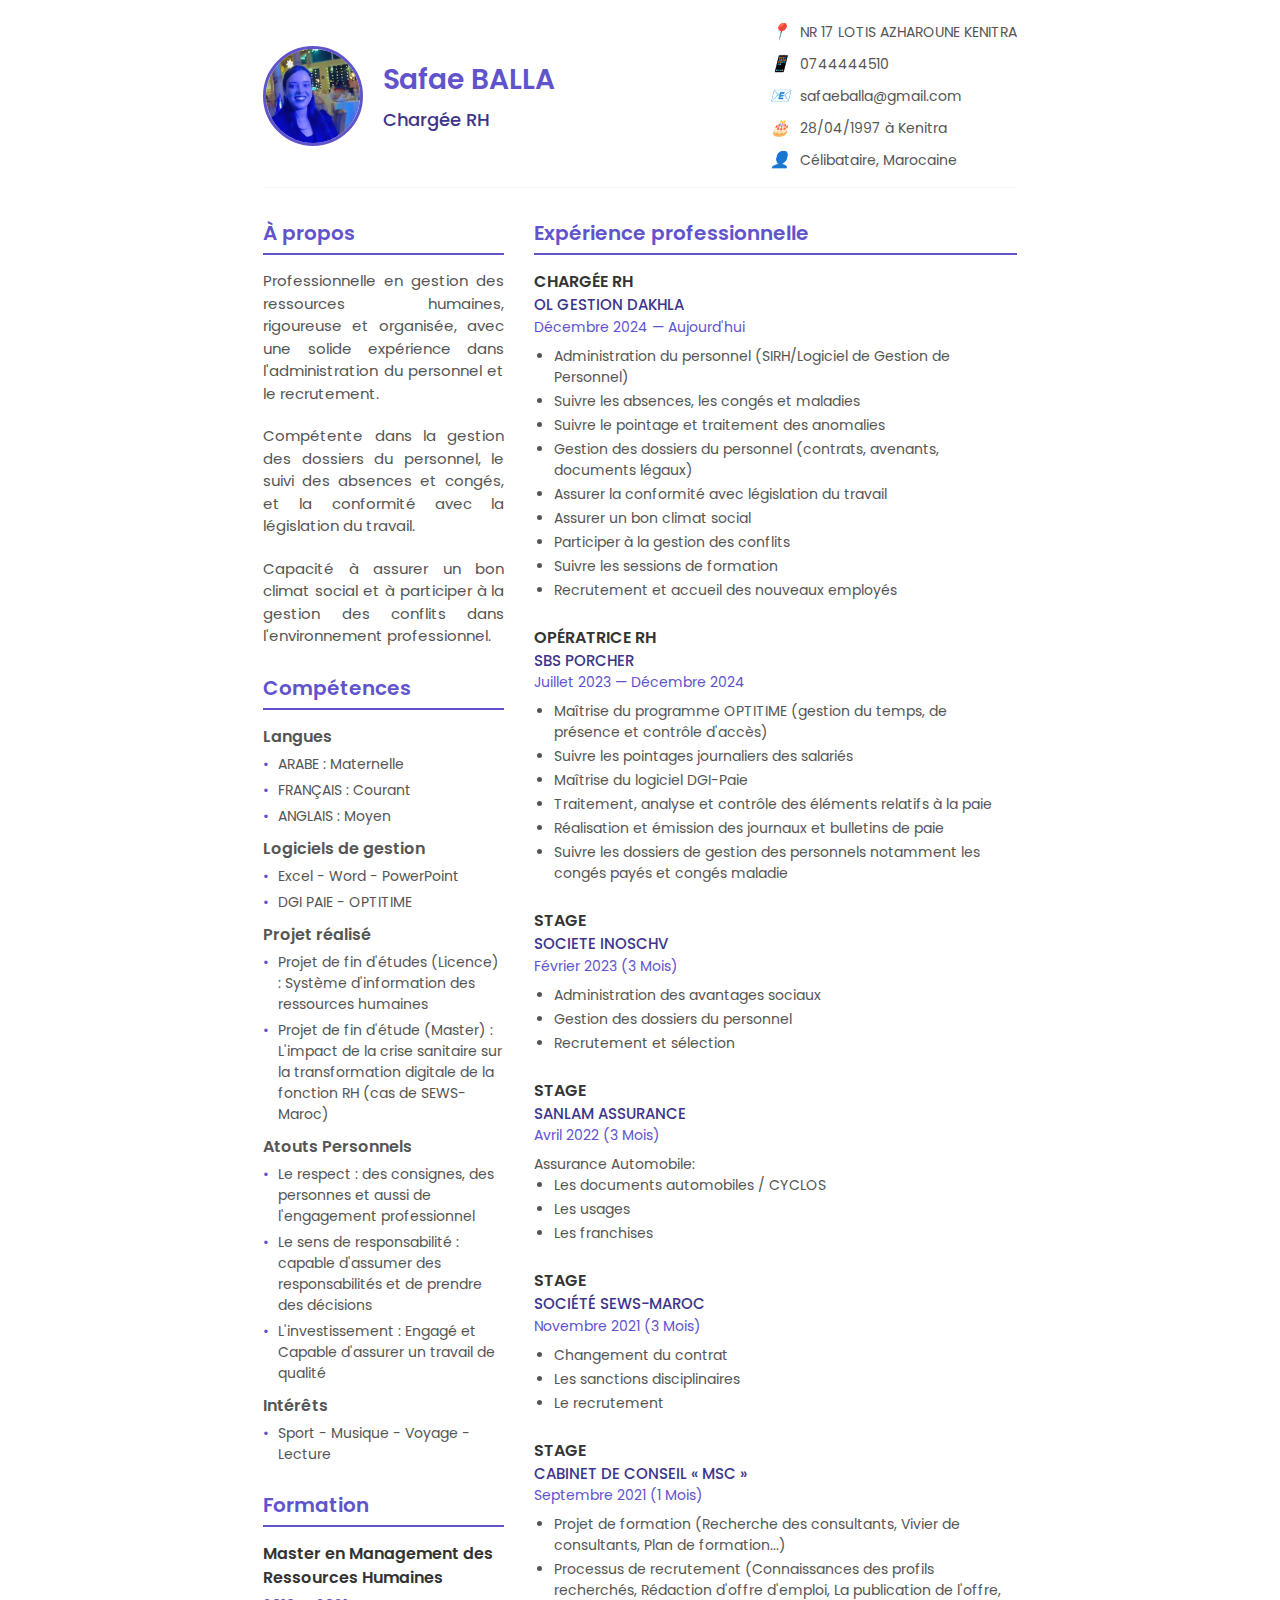
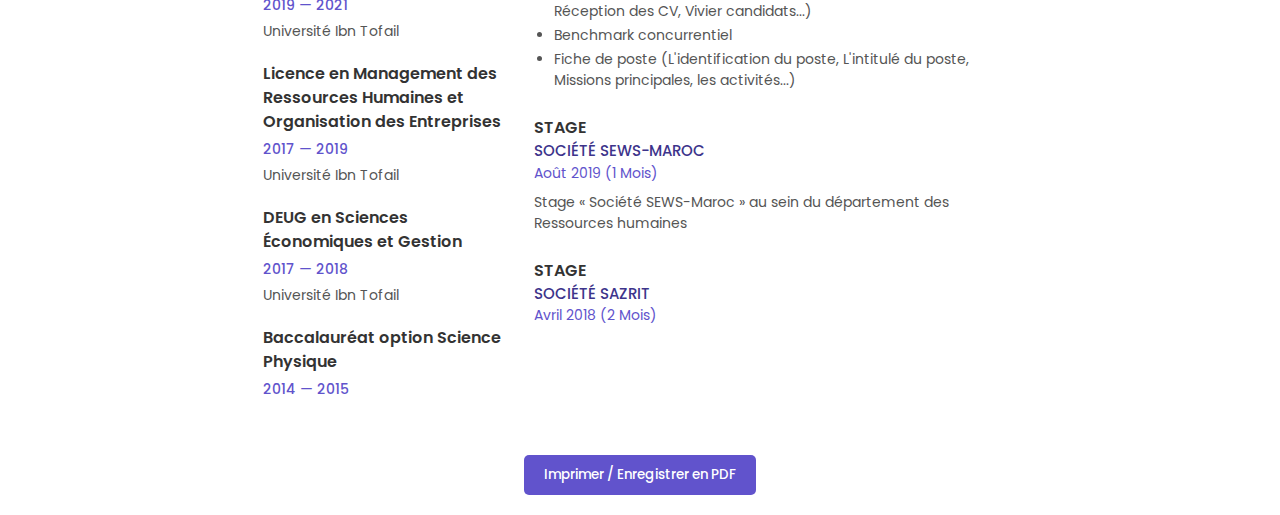
<file: cv-print.html>
<!DOCTYPE html>
<html lang="fr">
<head>
  <meta charset="UTF-8">
  <meta name="viewport" content="width=device-width, initial-scale=1.0">
  <title>CV - Safae BALLA</title>
  <style>
    @import url('https://fonts.googleapis.com/css2?family=Poppins:wght@300;400;500;600;700&display=swap');
    
    :root {
      --primary: #6153cc;
      --secondary: #3d348b;
      --light-grey: #f5f5f5;
      --dark-grey: #333333;
      --text: #555555;
    }
    
    * {
      margin: 0;
      padding: 0;
      box-sizing: border-box;
      font-family: 'Poppins', sans-serif;
    }
    
    body {
      color: var(--text);
      background: white;
      line-height: 1.5;
      padding: 0;
      margin: 0;
    }
    
    .container {
      max-width: 210mm;
      margin: 0 auto;
      padding: 20px;
      background: white;
    }
    
    .header {
      display: flex;
      justify-content: space-between;
      align-items: center;
      margin-bottom: 30px;
      padding-bottom: 15px;
      border-bottom: 1px solid var(--light-grey);
    }
    
    .identity {
      display: flex;
      align-items: center;
      gap: 20px;
    }
    
    .photo {
      width: 100px;
      height: 100px;
      border-radius: 50%;
      object-fit: cover;
      border: 3px solid var(--primary);
    }
    
    .name-title h1 {
      color: var(--primary);
      font-size: 28px;
      font-weight: 600;
      margin-bottom: 5px;
    }
    
    .name-title h2 {
      color: var(--secondary);
      font-size: 18px;
      font-weight: 500;
    }
    
    .contact-info {
      display: grid;
      grid-template-columns: 1fr;
      gap: 8px;
      font-size: 14px;
    }
    
    .contact-item {
      display: flex;
      align-items: center;
      gap: 10px;
    }
    
    .contact-item i {
      color: var(--primary);
      font-size: 16px;
    }
    
    .main-content {
      display: grid;
      grid-template-columns: 1fr 2fr;
      gap: 30px;
    }
    
    .section {
      margin-bottom: 25px;
    }
    
    .section-title {
      color: var(--primary);
      font-size: 20px;
      font-weight: 600;
      margin-bottom: 15px;
      padding-bottom: 5px;
      border-bottom: 2px solid var(--primary);
    }
    
    .timeline-item {
      margin-bottom: 20px;
    }
    
    .timeline-title {
      font-weight: 600;
      font-size: 16px;
      color: var(--dark-grey);
      margin-bottom: 5px;
    }
    
    .timeline-period {
      font-weight: 500;
      font-size: 14px;
      color: var(--primary);
      margin-bottom: 5px;
    }
    
    .timeline-description {
      font-size: 14px;
    }
    
    .skills-list {
      list-style: none;
    }
    
    .skill-category {
      font-weight: 600;
      margin-top: 10px;
      margin-bottom: 5px;
    }
    
    .skill-item {
      position: relative;
      padding-left: 15px;
      margin-bottom: 5px;
      font-size: 14px;
    }
    
    .skill-item::before {
      content: "•";
      position: absolute;
      left: 0;
      color: var(--primary);
    }
    
    .about-text {
      font-size: 15px;
      margin-bottom: 20px;
      text-align: justify;
    }
    
    .experience-item {
      margin-bottom: 25px;
    }
    
    .experience-title {
      font-weight: 600;
      font-size: 16px;
      color: var(--dark-grey);
    }
    
    .experience-company {
      font-weight: 500;
      font-size: 15px;
      color: var(--secondary);
    }
    
    .experience-date {
      font-size: 14px;
      color: var(--primary);
      margin-bottom: 8px;
    }
    
    .experience-description {
      font-size: 14px;
    }
    
    .experience-description ul {
      padding-left: 20px;
    }
    
    .experience-description li {
      margin-bottom: 3px;
    }
    
    @media print {
      body {
        margin: 0;
        padding: 0;
        background: white;
      }
      
      .container {
        width: 100%;
        max-width: none;
        padding: 15mm;
        margin: 0;
        box-shadow: none;
      }
      
      .no-print {
        display: none !important;
      }
    }
  </style>
</head>
<body>
  <div class="container">
    <!-- En-tête avec photo et informations personnelles -->
    <header class="header">
      <div class="identity">
        <img src="bella.jpg" alt="Safae BALLA" class="photo">
        <div class="name-title">
          <h1>Safae BALLA</h1>
          <h2>Chargée RH</h2>
        </div>
      </div>
      <div class="contact-info">
        <div class="contact-item">
          <i>📍</i>
          <span>NR 17 LOTIS AZHAROUNE KENITRA</span>
        </div>
        <div class="contact-item">
          <i>📱</i>
          <span>0744444510</span>
        </div>
        <div class="contact-item">
          <i>📧</i>
          <span>safaeballa@gmail.com</span>
        </div>
        <div class="contact-item">
          <i>🎂</i>
          <span>28/04/1997 à Kenitra</span>
        </div>
        <div class="contact-item">
          <i>👤</i>
          <span>Célibataire, Marocaine</span>
        </div>
      </div>
    </header>

    <!-- Contenu principal divisé en deux colonnes -->
    <div class="main-content">
      <!-- Colonne gauche -->
      <div class="left-column">
        <!-- Section À propos -->
        <section class="section">
          <h3 class="section-title">À propos</h3>
          <p class="about-text">
            Professionnelle en gestion des ressources humaines, rigoureuse et organisée, avec une solide expérience dans l'administration du personnel et le recrutement.
          </p>
          <p class="about-text">
            Compétente dans la gestion des dossiers du personnel, le suivi des absences et congés, et la conformité avec la législation du travail.
          </p>
          <p class="about-text">
            Capacité à assurer un bon climat social et à participer à la gestion des conflits dans l'environnement professionnel.
          </p>
        </section>

        <!-- Section Compétences -->
        <section class="section">
          <h3 class="section-title">Compétences</h3>
          <ul class="skills-list">
            <li>
              <p class="skill-category">Langues</p>
              <p class="skill-item">ARABE : Maternelle</p>
              <p class="skill-item">FRANÇAIS : Courant</p>
              <p class="skill-item">ANGLAIS : Moyen</p>
            </li>
            <li>
              <p class="skill-category">Logiciels de gestion</p>
              <p class="skill-item">Excel - Word - PowerPoint</p>
              <p class="skill-item">DGI PAIE - OPTITIME</p>
            </li>
            <li>
              <p class="skill-category">Projet réalisé</p>
              <p class="skill-item">Projet de fin d'études (Licence) : Système d'information des ressources humaines</p>
              <p class="skill-item">Projet de fin d'étude (Master) : L'impact de la crise sanitaire sur la transformation digitale de la fonction RH (cas de SEWS-Maroc)</p>
            </li>
            <li>
              <p class="skill-category">Atouts Personnels</p>
              <p class="skill-item">Le respect : des consignes, des personnes et aussi de l'engagement professionnel</p>
              <p class="skill-item">Le sens de responsabilité : capable d'assumer des responsabilités et de prendre des décisions</p>
              <p class="skill-item">L'investissement : Engagé et Capable d'assurer un travail de qualité</p>
            </li>
            <li>
              <p class="skill-category">Intérêts</p>
              <p class="skill-item">Sport - Musique - Voyage - Lecture</p>
            </li>
          </ul>
        </section>

        <!-- Section Formation -->
        <section class="section">
          <h3 class="section-title">Formation</h3>
          <div class="timeline-item">
            <h4 class="timeline-title">Master en Management des Ressources Humaines</h4>
            <p class="timeline-period">2019 — 2021</p>
            <p class="timeline-description">Université Ibn Tofail</p>
          </div>
          <div class="timeline-item">
            <h4 class="timeline-title">Licence en Management des Ressources Humaines et Organisation des Entreprises</h4>
            <p class="timeline-period">2017 — 2019</p>
            <p class="timeline-description">Université Ibn Tofail</p>
          </div>
          <div class="timeline-item">
            <h4 class="timeline-title">DEUG en Sciences Économiques et Gestion</h4>
            <p class="timeline-period">2017 — 2018</p>
            <p class="timeline-description">Université Ibn Tofail</p>
          </div>
          <div class="timeline-item">
            <h4 class="timeline-title">Baccalauréat option Science Physique</h4>
            <p class="timeline-period">2014 — 2015</p>
          </div>
        </section>
      </div>

      <!-- Colonne droite -->
      <div class="right-column">
        <!-- Section Expérience professionnelle -->
        <section class="section">
          <h3 class="section-title">Expérience professionnelle</h3>
          
          <div class="experience-item">
            <h4 class="experience-title">CHARGÉE RH</h4>
            <p class="experience-company">OL GESTION DAKHLA</p>
            <p class="experience-date">Décembre 2024 — Aujourd'hui</p>
            <div class="experience-description">
              <ul>
                <li>Administration du personnel (SIRH/Logiciel de Gestion de Personnel)</li>
                <li>Suivre les absences, les congés et maladies</li>
                <li>Suivre le pointage et traitement des anomalies</li>
                <li>Gestion des dossiers du personnel (contrats, avenants, documents légaux)</li>
                <li>Assurer la conformité avec législation du travail</li>
                <li>Assurer un bon climat social</li>
                <li>Participer à la gestion des conflits</li>
                <li>Suivre les sessions de formation</li>
                <li>Recrutement et accueil des nouveaux employés</li>
              </ul>
            </div>
          </div>
          
          <div class="experience-item">
            <h4 class="experience-title">OPÉRATRICE RH</h4>
            <p class="experience-company">SBS PORCHER</p>
            <p class="experience-date">Juillet 2023 — Décembre 2024</p>
            <div class="experience-description">
              <ul>
                <li>Maîtrise du programme OPTITIME (gestion du temps, de présence et contrôle d'accès)</li>
                <li>Suivre les pointages journaliers des salariés</li>
                <li>Maîtrise du logiciel DGI-Paie</li>
                <li>Traitement, analyse et contrôle des éléments relatifs à la paie</li>
                <li>Réalisation et émission des journaux et bulletins de paie</li>
                <li>Suivre les dossiers de gestion des personnels notamment les congés payés et congés maladie</li>
              </ul>
            </div>
          </div>
          
          <div class="experience-item">
            <h4 class="experience-title">STAGE</h4>
            <p class="experience-company">SOCIETE INOSCHV</p>
            <p class="experience-date">Février 2023 (3 Mois)</p>
            <div class="experience-description">
              <ul>
                <li>Administration des avantages sociaux</li>
                <li>Gestion des dossiers du personnel</li>
                <li>Recrutement et sélection</li>
              </ul>
            </div>
          </div>
          
          <div class="experience-item">
            <h4 class="experience-title">STAGE</h4>
            <p class="experience-company">SANLAM ASSURANCE</p>
            <p class="experience-date">Avril 2022 (3 Mois)</p>
            <div class="experience-description">
              <p>Assurance Automobile:</p>
              <ul>
                <li>Les documents automobiles / CYCLOS</li>
                <li>Les usages</li>
                <li>Les franchises</li>
              </ul>
            </div>
          </div>
          
          <div class="experience-item">
            <h4 class="experience-title">STAGE</h4>
            <p class="experience-company">SOCIÉTÉ SEWS-MAROC</p>
            <p class="experience-date">Novembre 2021 (3 Mois)</p>
            <div class="experience-description">
              <ul>
                <li>Changement du contrat</li>
                <li>Les sanctions disciplinaires</li>
                <li>Le recrutement</li>
              </ul>
            </div>
          </div>
          
          <div class="experience-item">
            <h4 class="experience-title">STAGE</h4>
            <p class="experience-company">CABINET DE CONSEIL « MSC »</p>
            <p class="experience-date">Septembre 2021 (1 Mois)</p>
            <div class="experience-description">
              <ul>
                <li>Projet de formation (Recherche des consultants, Vivier de consultants, Plan de formation...)</li>
                <li>Processus de recrutement (Connaissances des profils recherchés, Rédaction d'offre d'emploi, La publication de l'offre, Réception des CV, Vivier candidats...)</li>
                <li>Benchmark concurrentiel</li>
                <li>Fiche de poste (L'identification du poste, L'intitulé du poste, Missions principales, les activités...)</li>
              </ul>
            </div>
          </div>
          
          <div class="experience-item">
            <h4 class="experience-title">STAGE</h4>
            <p class="experience-company">SOCIÉTÉ SEWS-MAROC</p>
            <p class="experience-date">Août 2019 (1 Mois)</p>
            <div class="experience-description">
              <p>Stage « Société SEWS-Maroc » au sein du département des Ressources humaines</p>
            </div>
          </div>
          
          <div class="experience-item">
            <h4 class="experience-title">STAGE</h4>
            <p class="experience-company">SOCIÉTÉ SAZRIT</p>
            <p class="experience-date">Avril 2018 (2 Mois)</p>
          </div>
        </section>
      </div>
    </div>
    
    <!-- Bouton d'impression - visible uniquement à l'écran -->
    <div class="no-print" style="text-align: center; margin-top: 30px;">
      <button onclick="window.print()" style="padding: 10px 20px; background: var(--primary); color: white; border: none; border-radius: 5px; cursor: pointer; font-weight: 500;">
        Imprimer / Enregistrer en PDF
      </button>
    </div>
  </div>
</body>
</html>
</file>
